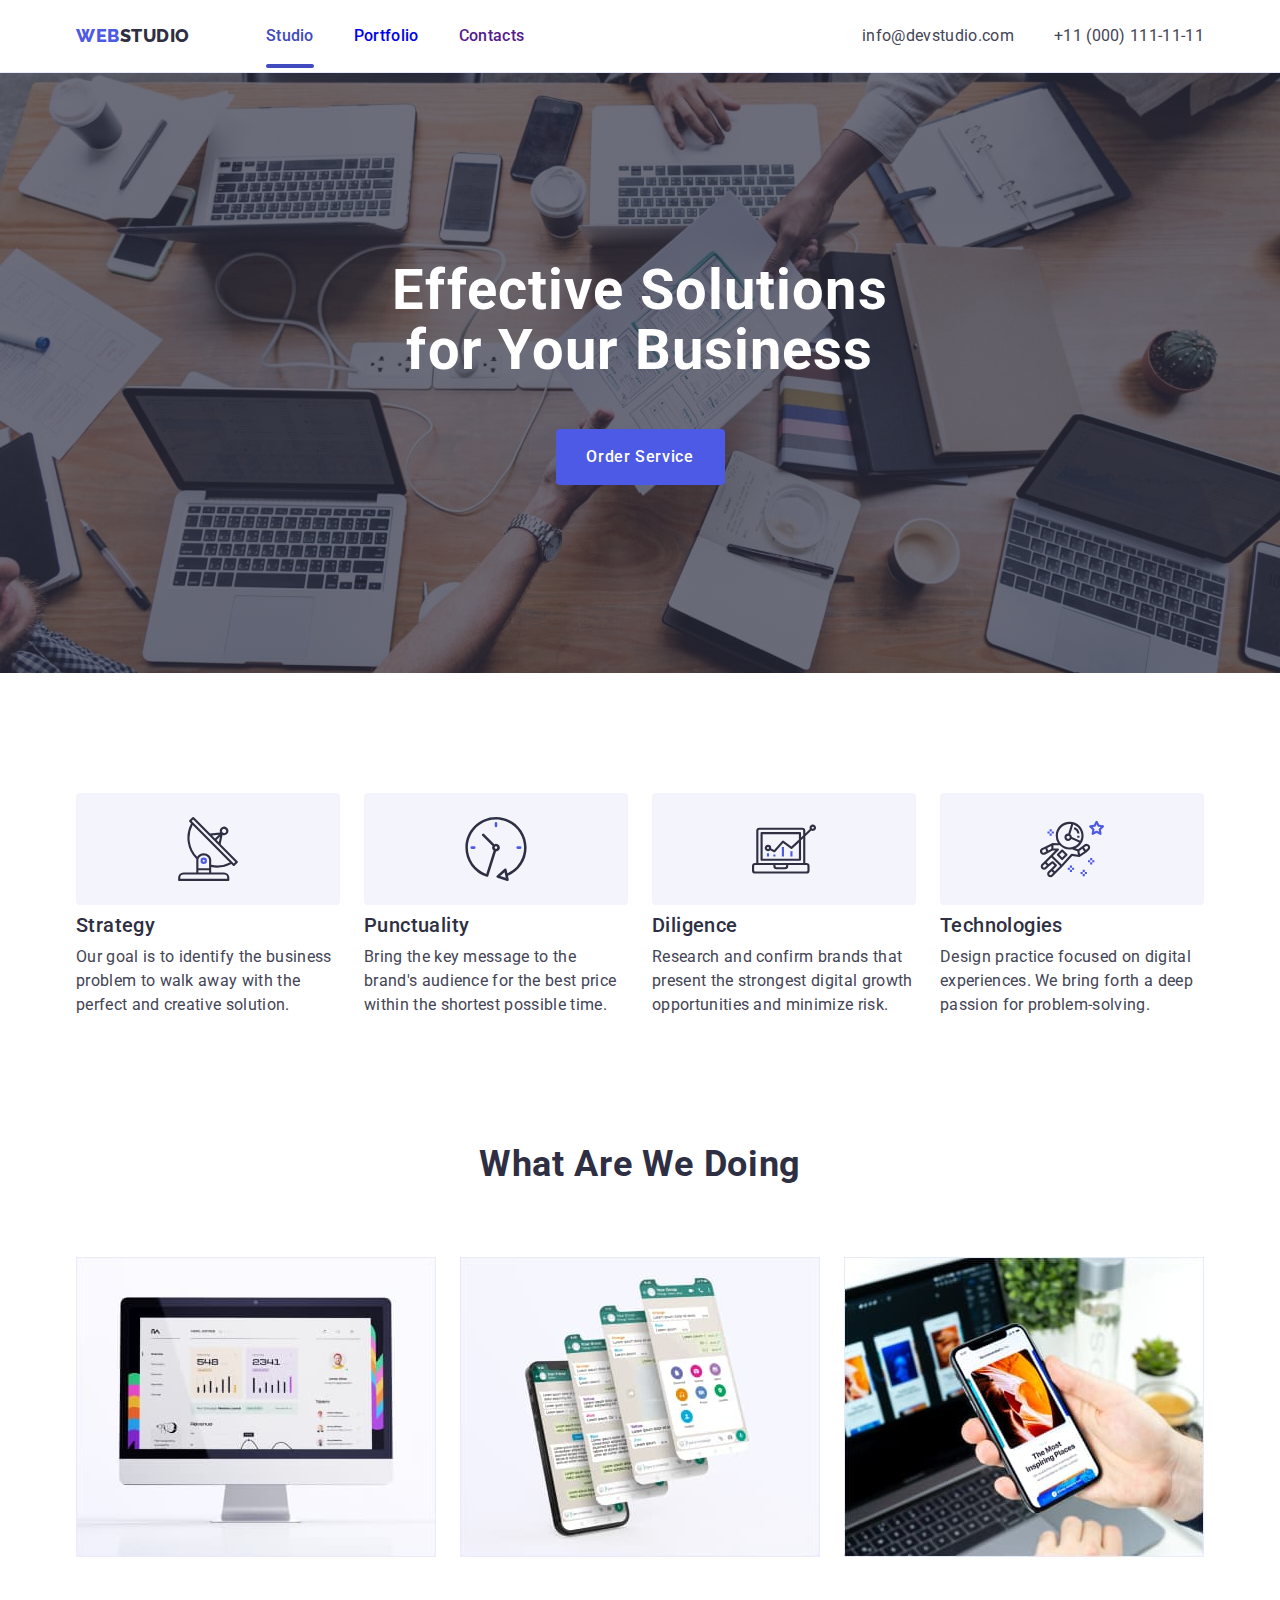
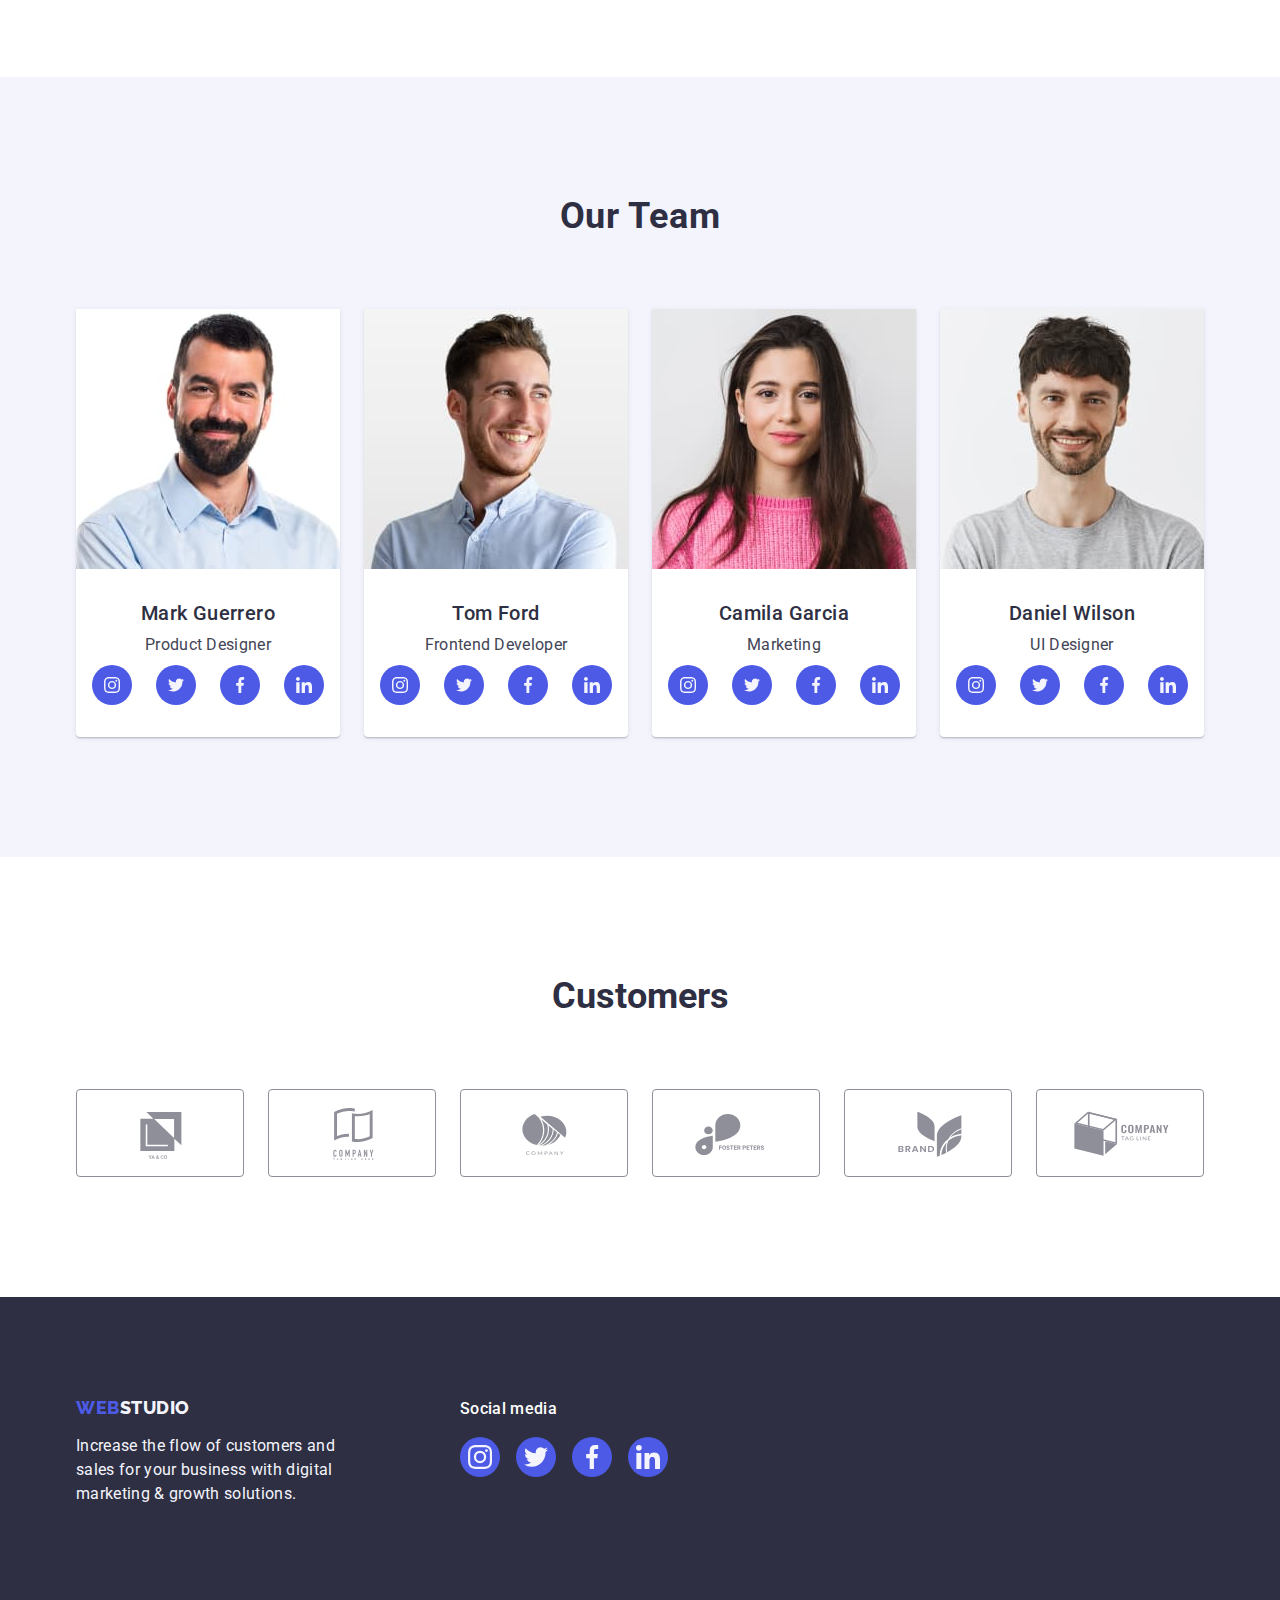
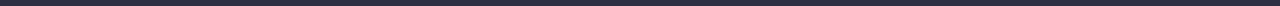
<file: index.html>
<!DOCTYPE html>
<html lang="en">
  <head>
    <meta charset="UTF-8" />
    <meta http-equiv="X-UA-Compatible" content="IE=edge" />
    <meta name="viewport" content="width=device-width, initial-scale=1.0" />
    <title>WebStudio</title>

    <!-- Fonts -->

    <link rel="preconnect" href="https://fonts.googleapis.com" />
    <link rel="preconnect" href="https://fonts.gstatic.com" crossorigin />
    <link
      href="https://fonts.googleapis.com/css2?family=Raleway:wght@800&family=Roboto:wght@400;500;700;900&display=swap"
      rel="stylesheet"
    />
    <link
      rel="stylesheet"
      href="https://cdn.jsdelivr.net/npm/modern-normalize@1.1.0/modern-normalize.min.css"
    />
    <link rel="stylesheet" href="./css/styles.css" />
  </head>
  <body>
    <header class="page-header link">
      <!-- Navigation -->
      <div class="container container-flex">
        <nav class="navigation">
          <a href="./index.html" class="logo link"
            >Web <span class="black-logo link">Studio</span></a
          >
          <ul class="site-nav list">
            <li class="item">
              <a class="header-link border-studio link" href="./index.html"
                >Studio</a
              >
            </li>
            <li class="item">
              <a class="header-link link" href="./portfolio.html">Portfolio</a>
            </li>
            <li class="item">
              <a class="header-link link" href="">Contacts</a>
            </li>
          </ul>
        </nav>

        <!-- contacts -->

        <address class="header-adress">
          <ul class="header-list list">
            <li>
              <a class="contacts link" href="mailto:info@devstudio.com"
                >info@devstudio.com</a
              >
            </li>
            <li>
              <a class="contacts link" href="tel:+110001111111"
                >+11 (000) 111-11-11</a
              >
            </li>
          </ul>
        </address>
      </div>
    </header>
    <main>
      <!-- section 1 -->
      <section class="first-section">
        <div class="container">
          <h1 class="title">Effective Solutions for Your Business</h1>
          <button type="button" class="btn" data-modal-open>
            Order Service
          </button>
        </div>
      </section>
      <!-- section 2 -->
      <section class="second-section">
        <div class="container">
          <h2 class="title-hidden" hidden>features</h2>
          <ul class="second-list list">
            <li class="second-item">
              <div class="advantages-logo">
                <svg class="advantages-icon" width="64" height="64">
                  <use href="./images/icon.svg#antenna"></use>
                </svg>
              </div>
              <h3 class="title-page">Strategy</h3>
              <p class="info-text">
                Our goal is to identify the business problem to walk away with
                the perfect and creative solution.
              </p>
            </li>
            <li class="second-item">
              <div class="advantages-logo">
                <svg class="advantages-icon" width="64" height="64">
                  <use href="./images/icon.svg#clock"></use>
                </svg>
              </div>
              <h3 class="title-page">Punctuality</h3>
              <p class="info-text">
                Bring the key message to the brand's audience for the best price
                within the shortest possible time.
              </p>
            </li>
            <li class="second-item">
              <div class="advantages-logo">
                <svg class="advantages-icon" width="64" height="64">
                  <use href="./images/icon.svg#diagram"></use>
                </svg>
              </div>
              <h3 class="title-page">Diligence</h3>
              <p class="info-text">
                Research and confirm brands that present the strongest digital
                growth opportunities and minimize risk.
              </p>
            </li>
            <li class="second-item">
              <div class="advantages-logo">
                <svg class="advantages-icon" width="64" height="64">
                  <use href="./images/icon.svg#astronaut"></use>
                </svg>
              </div>
              <h3 class="title-page">Technologies</h3>
              <p class="info-text">
                Design practice focused on digital experiences. We bring forth a
                deep passion for problem-solving.
              </p>
            </li>
          </ul>
        </div>
      </section>
      <!-- section 3 -->
      <section class="section-three">
        <div class="container">
          <h2 class="title-header">What are we doing</h2>
          <ul class="third-list list">
            <li class="third-item">
              <img
                src="./images/studio/image-1.jpg"
                alt="image iMAC"
                width="360"
                height="300"
              />
            </li>
            <li class="third-item">
              <img
                src="./images/studio/image-2.jpg"
                alt="image iphone"
                width="360"
                height="300"
              />
            </li>
            <li class="third-item">
              <img
                src="./images/studio/image-3.jpg"
                alt="image iphone and macbook"
                width="360"
                height="300"
              />
            </li>
          </ul>
        </div>
      </section>
      <!-- section 4 -->
      <section class="team">
        <div class="container">
          <h2 class="team-title">Our Team</h2>
          <ul class="list-team list">
            <li class="section-img">
              <img
                src="./images/studio/img-1.jpg"
                alt="Mark Guerrero"
                width="264"
                height="260"
              />
              <div class="team-info">
                <h3 class="title-page">Mark Guerrero</h3>
                <p class="info-text">Product Designer</p>
                <ul class="socials list">
                  <li class="socials-item">
                    <a
                      class="socials-link link"
                      href="https://www.instagram.com/"
                      target="_blank"
                      rel="noopener norefferer"
                      aria-label="Instagram icon"
                    >
                      <svg class="socials-icon" width="16" height="16">
                        <use href="./images/icon.svg#instagram"></use>
                      </svg>
                    </a>
                  </li>
                  <li class="socials-item">
                    <a
                      class="socials-link link"
                      href="https://twitter.com/"
                      target="_blank"
                      rel="noopener norefferer"
                      aria-label="Twitter icon"
                    >
                      <svg class="socials-icon" width="16" height="16">
                        <use href="./images/icon.svg#twitter"></use>
                      </svg>
                    </a>
                  </li>
                  <li class="socials-item">
                    <a
                      class="socials-link link"
                      href="https://facebook.com"
                      target="_blank"
                      rel="noopener norefferer"
                      aria-label="Facebook icon"
                    >
                      <svg class="socials-icon" width="16" height="16">
                        <use href="./images/icon.svg#facebook"></use>
                      </svg>
                    </a>
                  </li>
                  <li class="socials-item">
                    <a
                      class="socials-link link"
                      href="https://www.linkedin.com/"
                      target="_blank"
                      rel="noopener norefferer"
                      aria-label="Linkedin icon"
                    >
                      <svg class="socials-icon" width="16" height="16">
                        <use href="./images/icon.svg#linkedin"></use>
                      </svg>
                    </a>
                  </li>
                </ul>
              </div>
            </li>
            <li class="section-img">
              <img
                src="./images/studio/img-2.jpg"
                alt="Tom Ford"
                width="264"
                height="260"
              />
              <div class="team-info">
                <h3 class="title-page">Tom Ford</h3>
                <p class="info-text">Frontend Developer</p>
                <ul class="socials list">
                  <li class="socials-item">
                    <a
                      class="socials-link link"
                      href="https://www.instagram.com/"
                      target="_blank"
                      rel="noopener norefferer"
                      aria-label="Instagram icon"
                    >
                      <svg class="socials-icon" width="16" height="16">
                        <use href="./images/icon.svg#instagram"></use>
                      </svg>
                    </a>
                  </li>
                  <li class="socials-item">
                    <a
                      class="socials-link link"
                      href="https://twitter.com/"
                      target="_blank"
                      rel="noopener norefferer"
                      aria-label="Twitter icon"
                    >
                      <svg class="socials-icon" width="16" height="16">
                        <use href="./images/icon.svg#twitter"></use>
                      </svg>
                    </a>
                  </li>
                  <li class="socials-item">
                    <a
                      class="socials-link link"
                      href="https://facebook.com"
                      target="_blank"
                      rel="noopener norefferer"
                      aria-label="Facebook icon"
                    >
                      <svg class="socials-icon" width="16" height="16">
                        <use href="./images/icon.svg#facebook"></use>
                      </svg>
                    </a>
                  </li>
                  <li class="socials-item">
                    <a
                      class="socials-link link"
                      href="https://www.linkedin.com/"
                      target="_blank"
                      rel="noopener norefferer"
                      aria-label="Linkedin icon"
                    >
                      <svg class="socials-icon" width="16" height="16">
                        <use href="./images/icon.svg#linkedin"></use>
                      </svg>
                    </a>
                  </li>
                </ul>
              </div>
            </li>
            <li class="section-img">
              <img
                src="./images/studio/img-3.jpg"
                alt="Camila Garcia"
                width="264"
                height="260"
              />
              <div class="team-info">
                <h3 class="title-page">Camila Garcia</h3>
                <p class="info-text">Marketing</p>
                <ul class="socials list">
                  <li class="socials-item">
                    <a
                      class="socials-link link"
                      href="https://www.instagram.com/"
                      target="_blank"
                      rel="noopener norefferer"
                      aria-label="Instagram icon"
                    >
                      <svg class="socials-icon" width="16" height="16">
                        <use href="./images/icon.svg#instagram"></use>
                      </svg>
                    </a>
                  </li>
                  <li class="socials-item">
                    <a
                      class="socials-link link"
                      href="https://twitter.com/"
                      target="_blank"
                      rel="noopener norefferer"
                      aria-label="Twitter icon"
                    >
                      <svg class="socials-icon" width="16" height="16">
                        <use href="./images/icon.svg#twitter"></use>
                      </svg>
                    </a>
                  </li>
                  <li class="socials-item">
                    <a
                      class="socials-link link"
                      href="https://facebook.com"
                      target="_blank"
                      rel="noopener norefferer"
                      aria-label="Facebook icon"
                    >
                      <svg class="socials-icon" width="16" height="16">
                        <use href="./images/icon.svg#facebook"></use>
                      </svg>
                    </a>
                  </li>
                  <li class="socials-item">
                    <a
                      class="socials-link link"
                      href="https://www.linkedin.com/"
                      target="_blank"
                      rel="noopener norefferer"
                      aria-label="Linkedin icon"
                    >
                      <svg class="socials-icon" width="16" height="16">
                        <use href="./images/icon.svg#linkedin"></use>
                      </svg>
                    </a>
                  </li>
                </ul>
              </div>
            </li>
            <li class="section-img">
              <img
                src="./images/studio/img-4.jpg"
                alt="Daniel Wilson"
                width="264"
                height="260"
              />
              <div class="team-info">
                <h3 class="title-page">Daniel Wilson</h3>
                <p class="info-text">UI Designer</p>
                <ul class="socials list">
                  <li class="socials-item">
                    <a
                      class="socials-link link"
                      href="https://www.instagram.com/"
                      target="_blank"
                      rel="noopener norefferer"
                      aria-label="Instagram icon"
                    >
                      <svg class="socials-icon" width="16" height="16">
                        <use href="./images/icon.svg#instagram"></use>
                      </svg>
                    </a>
                  </li>
                  <li class="socials-item">
                    <a
                      class="socials-link link"
                      href="https://twitter.com/"
                      target="_blank"
                      rel="noopener norefferer"
                      aria-label="Twitter icon"
                    >
                      <svg class="socials-icon" width="16" height="16">
                        <use href="./images/icon.svg#twitter"></use>
                      </svg>
                    </a>
                  </li>
                  <li class="socials-item">
                    <a
                      class="socials-link link"
                      href="https://facebook.com"
                      target="_blank"
                      rel="noopener norefferer"
                      aria-label="Facebook icon"
                    >
                      <svg class="socials-icon" width="16" height="16">
                        <use href="./images/icon.svg#facebook"></use>
                      </svg>
                    </a>
                  </li>
                  <li class="socials-item">
                    <a
                      class="socials-link link"
                      href="https://www.linkedin.com/"
                      target="_blank"
                      rel="noopener norefferer"
                      aria-label="Linkedin icon"
                    >
                      <svg class="socials-icon" width="16" height="16">
                        <use href="./images/icon.svg#linkedin"></use>
                      </svg>
                    </a>
                  </li>
                </ul>
              </div>
            </li>
          </ul>
        </div>
      </section>
      <!-- Section 5 -->
      <section class="customers">
        <div class="container">
          <h2 class="customers-title">Customers</h2>
          <ul class="customers-list list">
            <li class="customers-item">
              <a class="customers-link link" href="">
                <svg class="customers-icon" width="104" height="56">
                  <use href="./images/icon.svg#yaco"></use>
                </svg>
              </a>
            </li>
            <li class="customers-item">
              <a class="customers-link link" href="">
                <svg class="customers-icon" width="104" height="56">
                  <use href="./images/icon.svg#tagline"></use>
                </svg>
              </a>
            </li>
            <li class="customers-item">
              <a class="customers-link link" href="">
                <svg class="customers-icon" width="104" height="56">
                  <use href="./images/icon.svg#company"></use>
                </svg>
              </a>
            </li>
            <li class="customers-item">
              <a class="customers-link link" href="">
                <svg class="customers-icon" width="104" height="56">
                  <use href="./images/icon.svg#foster"></use>
                </svg>
              </a>
            </li>
            <li class="customers-item">
              <a class="customers-link link" href="">
                <svg class="customers-icon" width="104" height="56">
                  <use href="./images/icon.svg#brand"></use>
                </svg>
              </a>
            </li>
            <li class="customers-item">
              <a class="customers-link link" href="">
                <svg class="customers-icon" width="104" height="56">
                  <use href="./images/icon.svg#companytagline"></use>
                </svg>
              </a>
            </li>
          </ul>
        </div>
      </section>
    </main>
    <footer class="footer">
      <div class="footer-networks container">
        <div class="footer-container">
          <a href="./index.html" class="footer-logo link"
            >Web<span class="white-logo link">Studio</span></a
          >
          <p class="footer-text">
            Increase the flow of customers and sales for your business with
            digital marketing & growth solutions.
          </p>
        </div>
        <div>
          <p class="footer-subtitle">Social media</p>
          <ul class="networks-list list">
            <li class="networks-item">
              <a class="networks-link link" href="">
                <svg class="networks-icons" width="24" height="24">
                  <use href="./images/icon.svg#instagram"></use>
                </svg>
              </a>
            </li>
            <li class="networks-item">
              <a class="networks-link link" href="">
                <svg class="networks-icons" width="24" height="24">
                  <use href="./images/icon.svg#twitter"></use>
                </svg>
              </a>
            </li>
            <li class="networks-item">
              <a class="networks-link link" href="">
                <svg class="networks-icons" width="24" height="24">
                  <use href="./images/icon.svg#facebook"></use>
                </svg>
              </a>
            </li>
            <li class="networks-item">
              <a class="networks-link link" href="">
                <svg class="networks-icons" width="24" height="24">
                  <use href="./images/icon.svg#linkedin"></use>
                </svg>
              </a>
            </li>
          </ul>
        </div>
      </div>
    </footer>
    <!-- Modal window -->
    <div class="backdrop is-hidden" data-modal>
      <div class="modal">
        <button class="modal-btn" type="button" data-modal-close>
          <svg class="modal-icon" width="8" height="8">
            <use href="./images/icon.svg#icon-close-black-18dp-2-1"></use>
          </svg>
        </button>
      </div>
    </div>
    <script src="./js/modal.js"></script>
  </body>
</html>
</file>
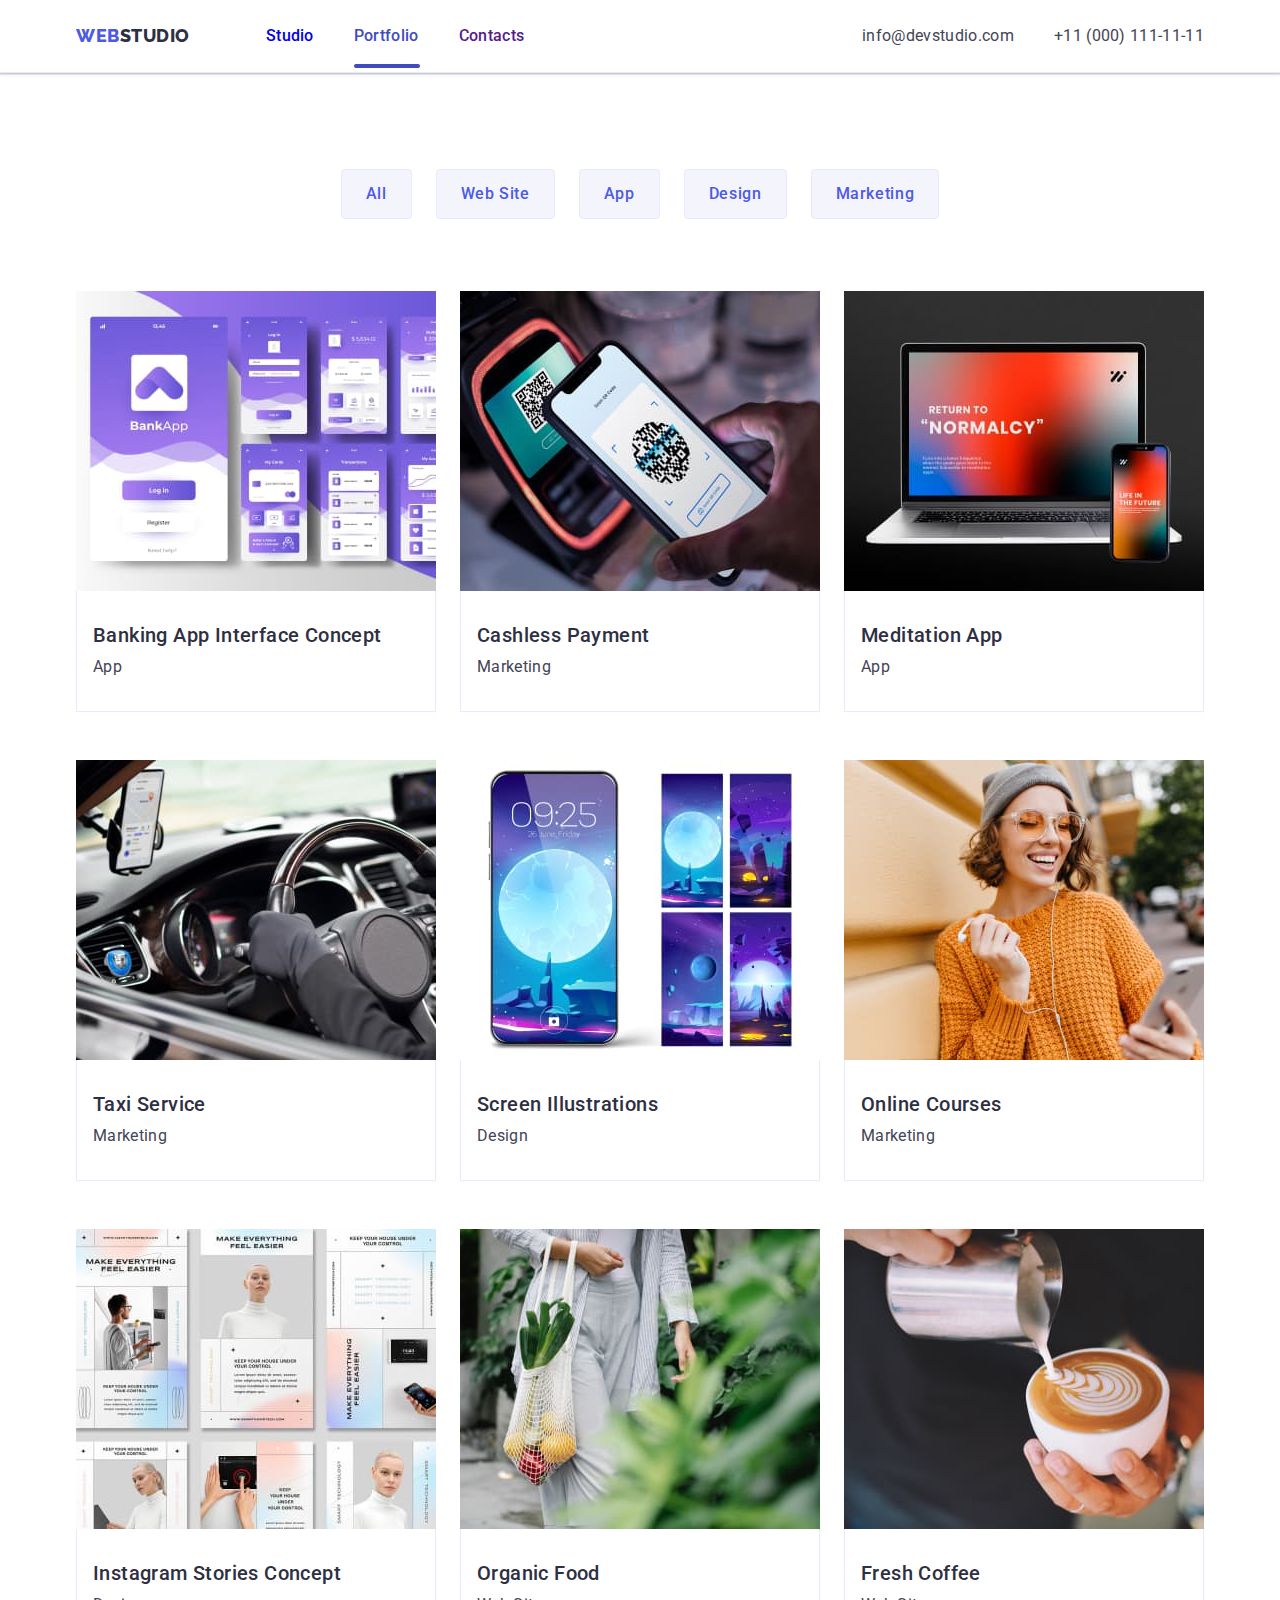
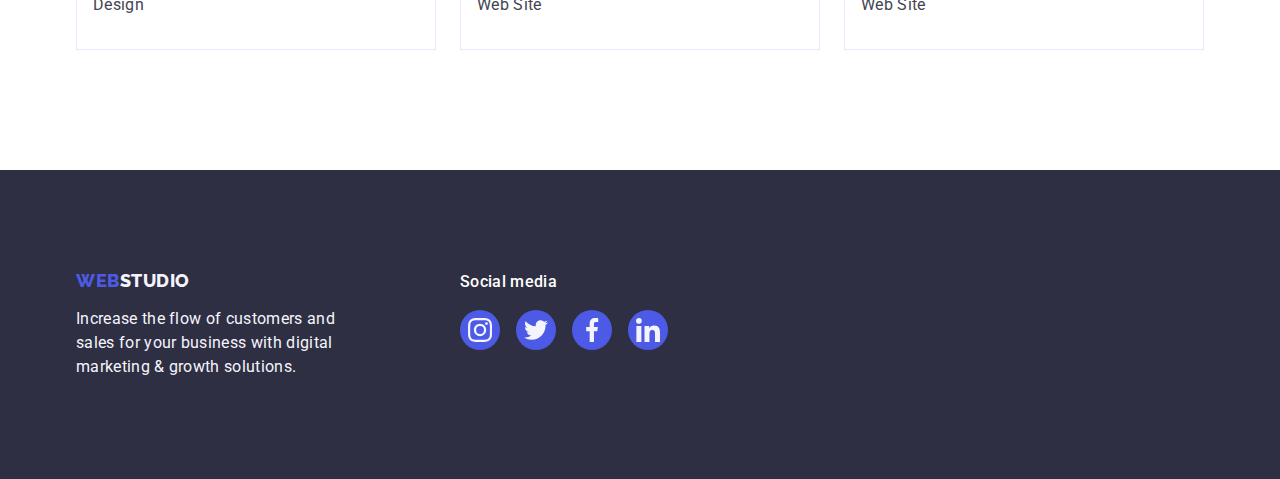
<file: portfolio.html>
<!DOCTYPE html>
<html lang="en">
  <head>
    <meta charset="UTF-8" />
    <meta http-equiv="X-UA-Compatible" content="IE=edge" />
    <meta name="viewport" content="width=device-width, initial-scale=1.0" />
    <title>WebStudio</title>

    <!-- Fonts -->

    <link rel="preconnect" href="https://fonts.googleapis.com" />
    <link rel="preconnect" href="https://fonts.gstatic.com" crossorigin />
    <link
      href="https://fonts.googleapis.com/css2?family=Raleway:wght@800&family=Roboto:wght@400;500;700;900&display=swap"
      rel="stylesheet"
    />
    <link
      rel="stylesheet"
      href="https://cdn.jsdelivr.net/npm/modern-normalize@1.1.0/modern-normalize.min.css"
    />
    <link rel="stylesheet" href="./css/styles.css" />
  </head>
  <body>
    <header class="page-header link">
      <!-- Navigation -->
      <div class="container container-flex">
        <nav class="navigation">
          <a href="./index.html" class="logo link"
            >Web <span class="black-logo link">Studio</span></a
          >
          <ul class="site-nav list">
            <li class="item">
              <a class="header-link link" href="./index.html">Studio</a>
            </li>
            <li class="item">
              <a
                class="header-link border-portfolio link"
                href="./portfolio.html"
                >Portfolio</a
              >
            </li>
            <li class="item">
              <a class="header-link link" href="">Contacts</a>
            </li>
          </ul>
        </nav>

        <!-- contacts -->

        <address class="header-adress">
          <ul class="header-list list">
            <li>
              <a class="contacts link" href="mailto:info@devstudio.com"
                >info@devstudio.com</a
              >
            </li>
            <li>
              <a class="contacts link" href="tel:+110001111111"
                >+11 (000) 111-11-11</a
              >
            </li>
          </ul>
        </address>
      </div>
    </header>
    <main>
      <!-- Section 1 -->
      <section class="main-section">
        <div class="container section-container">
          <h1 hidden>features</h1>
          <!--btn -->
          <ul class="first-list list">
            <li><button class="site-btn" type="button">All</button></li>
            <li><button class="site-btn" type="button">Web Site</button></li>
            <li><button class="site-btn" type="button">App</button></li>
            <li><button class="site-btn" type="button">Design</button></li>
            <li><button class="site-btn" type="button">Marketing</button></li>
          </ul>

          <ul class="section-list list">
            <li class="section-item">
              <a class="app-link overlay-link link" href="">
                <div class="overlay">
                  <img
                    src="./images/portfolio/banking.jpg"
                    alt="Banking App Interface Concept"
                    width="360"
                    height="300"
                  />

                  <p class="overlay-text">
                    14 Stylish and User-Friendly App Design Concepts · Task
                    Manager App · Calorie Tracker App · Exotic Fruit Ecommerce
                    App · Cloud Storage App
                  </p>
                </div>

                <div class="section-link">
                  <h2 class="portfolio-card">Banking App Interface Concept</h2>
                  <p class="portfolio-info">App</p>
                </div>
              </a>
            </li>
            <li class="section-item">
              <a class="app-link overlay-link link" href="">
                <div class="overlay">
                  <img
                    src="./images/portfolio/cashless.jpg"
                    alt="Cashless Payment"
                    width="360"
                    height="300"
                  />
                  <p class="overlay-text">
                    14 Stylish and User-Friendly App Design Concepts · Task
                    Manager App · Calorie Tracker App · Exotic Fruit Ecommerce
                    App · Cloud Storage App
                  </p>
                </div>
                <div class="section-link">
                  <h2 class="portfolio-card">Cashless Payment</h2>
                  <p class="portfolio-info">Marketing</p>
                </div>
              </a>
            </li>
            <li class="section-item">
              <a class="app-link overlay-link link" href="">
                <div class="overlay">
                  <img
                    src="./images/portfolio/mediation.jpg"
                    alt="Meditation App"
                    width="360"
                    height="300"
                  />
                  <p class="overlay-text">
                    14 Stylish and User-Friendly App Design Concepts · Task
                    Manager App · Calorie Tracker App · Exotic Fruit Ecommerce
                    App · Cloud Storage App
                  </p>
                </div>
                <div class="section-link">
                  <h2 class="portfolio-card">Meditation App</h2>
                  <p class="portfolio-info">App</p>
                </div>
              </a>
            </li>
            <li class="section-item">
              <a class="app-link overlay-link link" href="">
                <div class="overlay">
                  <img
                    src="./images/portfolio/taxi.jpg"
                    alt="Taxi Service"
                    width="360"
                    height="300"
                  />
                  <p class="overlay-text">
                    14 Stylish and User-Friendly App Design Concepts · Task
                    Manager App · Calorie Tracker App · Exotic Fruit Ecommerce
                    App · Cloud Storage App
                  </p>
                </div>
                <div class="section-link">
                  <h2 class="portfolio-card">Taxi Service</h2>
                  <p class="portfolio-info">Marketing</p>
                </div>
              </a>
            </li>
            <li class="section-item">
              <a class="app-link overlay-link link" href="">
                <div class="overlay">
                  <img
                    src="./images/portfolio/screen.jpg"
                    alt="Screen Illustrations"
                    width="360"
                    height="300"
                  />
                  <p class="overlay-text">
                    14 Stylish and User-Friendly App Design Concepts · Task
                    Manager App · Calorie Tracker App · Exotic Fruit Ecommerce
                    App · Cloud Storage App
                  </p>
                </div>
                <div class="section-link">
                  <h2 class="portfolio-card">Screen Illustrations</h2>
                  <p class="portfolio-info">Design</p>
                </div>
              </a>
            </li>
            <li class="section-item">
              <a class="app-link overlay-link link" href="">
                <div class="overlay">
                  <img
                    src="./images/portfolio/online.jpg"
                    alt="Online Courses"
                    width="360"
                    height="300"
                  />
                  <p class="overlay-text">
                    14 Stylish and User-Friendly App Design Concepts · Task
                    Manager App · Calorie Tracker App · Exotic Fruit Ecommerce
                    App · Cloud Storage App
                  </p>
                </div>
                <div class="section-link">
                  <h2 class="portfolio-card">Online Courses</h2>
                  <p class="portfolio-info">Marketing</p>
                </div>
              </a>
            </li>
            <li class="section-item">
              <a class="app-link overlay-link link" href="">
                <div class="overlay">
                  <img
                    src="./images/portfolio/instagram.jpg"
                    alt="Instagram Stories Concept"
                    width="360"
                    height="300"
                  />
                  <p class="overlay-text">
                    14 Stylish and User-Friendly App Design Concepts · Task
                    Manager App · Calorie Tracker App · Exotic Fruit Ecommerce
                    App · Cloud Storage App
                  </p>
                </div>
                <div class="section-link">
                  <h2 class="portfolio-card">Instagram Stories Concept</h2>
                  <p class="portfolio-info">Design</p>
                </div>
              </a>
            </li>
            <li class="section-item">
              <a class="app-link overlay-link link" href="">
                <div class="overlay">
                  <img
                    src="./images/portfolio/organic.jpg"
                    alt="Organic Food"
                    width="360"
                    height="300"
                  />
                  <p class="overlay-text">
                    14 Stylish and User-Friendly App Design Concepts · Task
                    Manager App · Calorie Tracker App · Exotic Fruit Ecommerce
                    App · Cloud Storage App
                  </p>
                </div>
                <div class="section-link">
                  <h2 class="portfolio-card">Organic Food</h2>
                  <p class="portfolio-info">Web Site</p>
                </div>
              </a>
            </li>
            <li class="section-item">
              <a class="app-link overlay-link link" href="">
                <div class="overlay">
                  <img
                    src="./images/portfolio/fresh.jpg"
                    alt="Fresh Coffee"
                    width="360"
                    height="300"
                  />
                  <p class="overlay-text">
                    14 Stylish and User-Friendly App Design Concepts · Task
                    Manager App · Calorie Tracker App · Exotic Fruit Ecommerce
                    App · Cloud Storage App
                  </p>
                </div>
                <div class="section-link">
                  <h2 class="portfolio-card">Fresh Coffee</h2>
                  <p class="portfolio-info">Web Site</p>
                </div>
              </a>
            </li>
          </ul>
        </div>
      </section>
    </main>
    <footer class="footer">
      <div class="footer-networks container">
        <div class="footer-container">
          <a href="./index.html" class="footer-logo link"
            >Web<span class="white-logo link">Studio</span></a
          >

          <p class="footer-text">
            Increase the flow of customers and sales for your business with
            digital marketing & growth solutions.
          </p>
        </div>
        <div>
          <p class="footer-subtitle">Social media</p>
          <ul class="networks-list list">
            <li class="networks-item">
              <a class="networks-link link" href="">
                <svg class="networks-icons" width="24" height="24">
                  <use href="./images/icon.svg#instagram"></use>
                </svg>
              </a>
            </li>
            <li class="networks-item">
              <a class="networks-link link" href="">
                <svg class="networks-icons" width="24" height="24">
                  <use href="./images/icon.svg#twitter"></use>
                </svg>
              </a>
            </li>
            <li class="networks-item">
              <a class="networks-link link" href="">
                <svg class="networks-icons" width="24" height="24">
                  <use href="./images/icon.svg#facebook"></use>
                </svg>
              </a>
            </li>
            <li class="networks-item">
              <a class="networks-link link" href="">
                <svg class="networks-icons" width="24" height="24">
                  <use href="./images/icon.svg#linkedin"></use>
                </svg>
              </a>
            </li>
          </ul>
        </div>
      </div>
    </footer>
  </body>
</html>
</file>
<file: css/styles.css>
body {
  font-family: Roboto, sans-serif;
  color: #434455;
  background-color: #ffffff;
  font-size: 16px;
}
:root {
  --color-iris: #4d5ae5;
  --color-ocean: #404bbf;
  --color-navy-blue: #2e2f42;
  --color-green: #31d0aa;
  --color-slate: #434455;
  --color-light-slate: #8e8f99;
  --color-cornflower: #e7e9fc;
  --color-cloud: #f4f4fd;
  --color-navy-blue-modal: #2e2f42;
  --color-grey: #2e2f42;
  --color-white: #ffffff;
  --color-dairy: #fcfcfc;
  --modal-idx: 100;
}
/* reset start */
h1,
h2,
h3,
h4,
h5,
h6,
p {
  margin: 0;
}

.link {
  text-decoration: none;
}
.list {
  list-style: none;
  padding: 0;
  margin: 0;
}
button {
  font-family: inherit;
  cursor: pointer;
}
img {
  display: block;
  max-width: 100%;
  height: auto;
}
/* reset end */

.container {
  width: 1158px;
  align-items: center;
  padding-left: 15px;
  padding-right: 15px;
  margin-left: auto;
  margin-right: auto;
}
.container-flex {
  display: flex;
  text-align: center;
}

/* header  */
.navigation {
  display: flex;
  align-items: center;
}

.page-header {
  border-bottom: 1px solid #e7e9fc;
  margin: 0;
  box-shadow: 0px 2px 1px rgba(46, 47, 66, 0.08),
    0px 1px 1px rgba(46, 47, 66, 0.16), 0px 1px 6px rgba(46, 47, 66, 0.08);
}
.logo {
  margin-right: 76px;
  font-family: Raleway, sans-serif;
  font-weight: 800;
  font-size: 18px;
  line-height: 1.17;
  display: flex;
  align-items: center;
  letter-spacing: 0.03em;
  text-transform: uppercase;
  text-decoration: none;
  color: var(--color-iris);
}
.black-logo {
  font-family: Raleway, sans-serif;
  font-style: normal;
  font-weight: 800;
  font-size: 18px;
  line-height: 1.17;
  display: flex;
  align-items: center;
  letter-spacing: 0.03em;
  text-transform: uppercase;
  color: var(--color-navy-blue);
}

.site-nav {
  display: flex;
  gap: 40px;
  padding: 0;
}

.item {
}
.item::after,
.item::before {
}
.item::after {
}
.item:hover,
.item:focus {
}
/* .site-nav .item {
  display: flex;
  margin-right: 40px;
}
.site-nav .item:last-child {
  margin-right: 0;
} */

/* .site-nav .item:not(:last-child) {
  margin-right: 40px;
} */

.header-item {
}
.header-link {
  display: block;
  font-weight: 500;
  font-size: 16px;
  line-height: 1.5;
  letter-spacing: 0.02em;
  padding: 24px 0;
  transition: color 250ms cubic-bezier(0.4, 0, 0.2, 1);
}

.header-link:hover,
.header-link:focus {
  color: var(--color-ocean);
}
.border-studio {
  position: relative;
  color: var(--color-ocean);
}
.border-studio::after {
  position: absolute;
  content: "";
  display: block;
  width: 48px;
  height: 4px;
  left: 0px;
  top: 44px;
  background-color: var(--color-ocean);
  border-radius: 2px;
  margin-top: 20px;
}
.border-portfolio {
  position: relative;
  color: var(--color-ocean);
}
.border-portfolio::after {
  position: absolute;
  content: "";
  display: block;
  width: 66px;
  height: 4px;
  left: 0px;
  top: 44px;
  background-color: var(--color-ocean);
  border-radius: 2px;
  margin-top: 20px;
}
.header-adress {
  font-style: normal;
  text-decoration: none;
  display: flex;
  gap: 40px;
  margin-left: auto;
}
.header-list {
  display: flex;
  padding: 0;
  gap: 40px;
}
.contacts {
  font-size: 16px;
  line-height: 1.5;
  letter-spacing: 0.02em;
  color: var(--color-slate);
  transition: color 250ms cubic-bezier(0.4, 0, 0.2, 1);
}
.contacts:hover,
.contacts:focus {
  color: var(--color-ocean);
}

/* section 1 */
.first-section {
  background-color: var(--color-grey);
  padding: 188px 0;
}
.title {
  font-weight: 700;
  font-size: 56px;
  line-height: 1.07;
  text-align: center;
  letter-spacing: 0.02em;
  color: var(--color-white);
  max-width: 496px;
  margin-left: auto;
  margin-right: auto;
  margin-bottom: 48px;
}
.btn {
  background-color: var(--color-iris);
  font-family: Roboto, sans-serif;
  font-weight: 500;
  font-size: 16px;
  line-height: 1.5;
  letter-spacing: 0.04em;
  color: var(--color-white);
  display: block;
  min-width: 169px;
  height: 56px;
  border: none;
  border-radius: 4px;
  cursor: pointer;
  margin-left: auto;
  margin-right: auto;
  transition: background-color 250ms cubic-bezier(0.4, 0, 0.2, 1);
}
.btn:hover,
.btn:focus {
  background-color: var(--color-ocean);
}

.site-btn {
  font-family: "Roboto", sans-serif;
  font-style: normal;
  font-weight: 500;
  font-size: 16px;
  line-height: 1.5;
  display: flex;
  align-items: center;
  text-align: center;
  letter-spacing: 0.04em;
  color: var(--color-iris);
  border-radius: 4px;
  flex: none;
  order: 1;
  flex-grow: 0;
  background: var(--color-cloud);
  cursor: pointer;
  padding: 12px 24px;
  border: 1px solid var(--color-cornflower);
  transition: color 250ms cubic-bezier(0.4, 0, 0.2, 1),
    background-color 250ms cubic-bezier(0.4, 0, 0.2, 1),
    box-shadow 250ms cubic-bezier(0.4, 0, 0.2, 1);
}
.site-btn:hover,
.site-btn:focus {
  color: var(--color-white);
  background-color: var(--color-ocean);
  border: 1px solid transparent;
  box-shadow: 0px 3px 1px rgba(0, 0, 0, 0.1), 0px 2px 1px rgba(0, 0, 0, 0.08),
    0px 2px 2px rgba(0, 0, 0, 0.12);
}
.app-link {
  display: block;
  transition: color 250ms cubic-bezier(0.4, 0, 0.2, 1),
    background-color 250ms cubic-bezier(0.4, 0, 0.2, 1),
    box-shadow 250ms cubic-bezier(0.4, 0, 0.2, 1);
}
.app-link:hover,
.app-link:focus {
  box-shadow: 0px 1px 6px rgba(46, 47, 66, 0.08),
    0px 1px 1px rgba(46, 47, 66, 0.16), 0px 2px 1px rgba(46, 47, 66, 0.08);
}
/* Team */
.title-header {
  font-weight: 700;
  font-size: 36px;
  line-height: 1.11;
  text-align: center;
  letter-spacing: 0.02em;
  text-transform: capitalize;
  color: var(--color-navy-blue);
  background-color: var(--color-white);
  margin-bottom: 72px;
}
.team-title {
  font-weight: 700;
  font-size: 36px;
  line-height: 1.11;
  text-align: center;
  letter-spacing: 0.02em;
  text-transform: capitalize;
  color: var(--color-navy-blue);
  margin-bottom: 72px;
}
.team {
  background-color: var(--color-cloud);
  color: var(--color-grey);
  padding-top: 120px;
  padding-bottom: 120px;
  max-width: 1440px;
  margin-left: auto;
  margin-right: auto;
}
.team-info {
  padding: 32px 0;
  border-radius: 0px 0px 4px 4px;
}
.list-team {
  display: flex;
  gap: 24px;
  text-align: center;
}
/* Socials icons */
.socials {
  display: flex;
  justify-content: center;
  gap: 24px;
}

/* .socials-item { поки не використовуєм
} */
.socials-link {
  display: flex;
  justify-content: center;
  align-items: center;
  width: 40px;
  height: 40px;
  background-color: var(--color-iris);
  border-radius: 50%;
  transition: background-color 250ms cubic-bezier(0.4, 0, 0.2, 1);
}
.socials-link:hover,
.socials-link:focus {
  background-color: var(--color-ocean);
}

.socials-icon {
  fill: var(--color-cloud);
}

/* main section */
.main-section {
  padding-top: 96px;
  padding-bottom: 120px;
}
.first-list {
  display: flex;
  justify-content: center;
  gap: 24px;
  margin-bottom: 72px;
}
.section-list {
  display: flex;
  flex-wrap: wrap;
  column-gap: 24px;
  row-gap: 48px;
}
.section-item {
  /* width: calc((100%-48px) / 3); */
}
.section-link {
  padding: 32px 16px;
  border: 1px solid #e7e9fc;
  border-top: none;
}
.section-container {
}
/* section 2 */
.second-section {
  padding: 120px 0;
}
.second-list {
  display: flex;
  gap: 24px;
}
.second-item {
  width: calc((100% - 3 * 24px) / 4);
}

.title-hidden {
}
.title-page {
  margin-bottom: 8px;
  font-weight: 500;
  font-size: 20px;
  line-height: 1.2;
  letter-spacing: 0.02em;
  color: var(--color-navy-blue);
}
.portfolio-card {
  margin-bottom: 8px;
  font-weight: 500;
  font-size: 20px;
  line-height: 1.2;
  letter-spacing: 0.02em;
  color: var(--color-navy-blue);
}
.info-text {
  font-size: 16px;
  line-height: 1.5;
  letter-spacing: 0.02em;
  color: var(--color-slate);
  margin-bottom: 8px;
}
.portfolio-info {
  font-size: 16px;
  line-height: 1.5;
  letter-spacing: 0.02em;
  color: var(--color-slate);
}

.advantages-logo {
  display: flex;
  align-items: center;
  justify-content: center;
  height: 112px;
  background-color: #f4f4fd;
  border-radius: 4px;
  margin-bottom: 8px;
}
/* section 3 */
.section-three {
  padding-bottom: 120px;
}
.third-list {
  display: flex;
  gap: 24px;
}
.third-item {
  width: calc((100%-48px) / 3);
}
/* section 4 */

.section-img {
  background-color: #ffffff;
  box-shadow: 0px 1px 6px rgba(46, 47, 66, 0.08),
    0px 1px 1px rgba(46, 47, 66, 0.16), 0px 2px 1px rgba(46, 47, 66, 0.08);
  border-radius: 0px 0px 4px 4px;
  width: calc((100% - 72px) / 4);
}
/* Section 5 */
.customers {
  padding-top: 120px;
  padding-bottom: 120px;
  display: flex;
  text-align: center;
  justify-content: center;
}
.customers-title {
  font-size: 36px;
  line-height: 1.1;
  color: var(--color-grey);
  margin-bottom: 72px;
  margin-left: auto;
  margin-right: auto;
}
.customers-list {
  display: flex;
  gap: 24px;
}
.customers-item {
  width: calc((100% - 120px) / 6);
  height: 88px;
}
.customers-link {
  width: 100%;
  height: 100%;
  border: 1px solid #8e8f99;
  border-radius: 4px;
  display: flex;
  align-items: center;
  justify-content: center;
  color: var(--color-light-slate);
  transition: color 250ms cubic-bezier(0.4, 0, 0.2, 1),
    border-color 250ms cubic-bezier(0.4, 0, 0.2, 1);
}
.customers-link:hover,
.customers-link:focus {
  border-color: #404bbf;
  color: #404bbf;
}
.customers-icon {
  fill: currentColor;
}

/* footer */
.footer {
  background-color: var(--color-navy-blue);
  padding-top: 100px;
  padding-bottom: 100px;
  display: flex;
  max-width: 1440px;
  margin-right: auto;
  margin-left: auto;
}
.footer-logo {
  margin-right: 76px;
  font-family: Raleway, sans-serif;
  font-weight: 800;
  font-size: 18px;
  line-height: 1.17;
  align-items: center;
  letter-spacing: 0.03em;
  text-transform: uppercase;
  text-decoration: none;
  color: var(--color-iris);
  margin-bottom: 16px;
  display: inline-block;
}
.footer-link {
  display: inline-block;
}
.white-logo {
  font-family: "Raleway";
  font-style: normal;
  font-weight: 800;
  font-size: 18px;
  line-height: 1.17x;
  align-items: center;
  letter-spacing: 0.03em;
  text-transform: uppercase;
  color: var(--color-cloud);
  flex-direction: row;
  align-items: center;
  padding: 0px;
  margin: 0;
}
.footer-text {
  font-size: 16px;
  line-height: 1.5;
  letter-spacing: 0.02em;
  color: var(--color-cloud);
  text-decoration: none;
  width: 264px;
}
.main-footer {
  display: flex;
  align-items: baseline;
  margin-right: 120px;
}
.footer-container {
}
.footer-subtitle {
  font-weight: 500;
  font-size: 16px;
  line-height: 1.5;
  letter-spacing: 0.02em;
  color: var(--color-white);
  margin-bottom: 16px;
}
.networks-list {
  display: flex;
  gap: 16px;
}
.networks-item {
  width: 40px;
  height: 40px;
}
.networks-link {
  width: 100%;
  height: 100%;
  background-color: var(--color-iris);
  border-radius: 50%;
  display: flex;
  align-items: center;
  justify-content: center;
  transition: background-color 250ms cubic-bezier(0.4, 0, 0.2, 1);
}
.networks-link:hover,
.networks-link:focus {
  background-color: #31d0aa;
}
.networks-icons {
  fill: var(--color-cloud);
}

.footer-networks {
  display: flex;
  align-items: baseline;
  gap: 120px;
}
/* DZ4 */

.first-section {
  height: 600px;
  max-width: 1440px;
  margin-right: auto;
  margin-left: auto;
  background-image: linear-gradient(
      rgba(46, 47, 66, 0.7),
      rgba(46, 47, 66, 0.7)
    ),
    url("../images/people.jpg");
  background-repeat: no-repeat;
  background-position: center;
  background-size: cover;
}
/* Overlay */
.overlay {
  position: relative;
  overflow: hidden;
}
.overlay-text {
  position: absolute;
  bottom: 0;
  left: 0;
  width: 100%;
  height: 100%;
  overflow: auto;
  transform: translatey(100%);
  transition: transform 250ms cubic-bezier(0.4, 0, 0.2, 1);
  padding: 40px 32px;
  font-size: 16px;
  line-height: 1.5;
  letter-spacing: 0.02em;
  color: var(--color-cloud);
  background-color: var(--color-iris);
}
.overlay-link:hover .overlay-text,
.overlay-link:focus .overlay-text {
  transform: translatey(0);
}
/* Modal styles */
.backdrop {
  position: fixed;
  top: 0;
  left: 0;
  width: 100%;
  height: 100%;
  background: rgba(46, 47, 66, 0.4);
}
.backdrop.is-hidden {
  opacity: 0;
  pointer-events: none;
}
.modal {
  position: absolute;
  top: 50%;
  left: 50%;
  transform: translate(-50%, -50%);

  width: 408px;
  height: 584px;

  background-color: #fcfcfc;
  border-radius: 4px;
  box-shadow: 0px 1px 1px rgba(0, 0, 0, 0.14), 0px 1px 3px rgba(0, 0, 0, 0.12),
    0px 2px 1px rgba(0, 0, 0, 0.2);
}
.modal-btn {
  position: absolute;
  top: 24px;
  right: 24px;
  display: block;
  width: 24px;
  height: 24px;
  border: 1px solid rgba(0, 0, 0, 0.1);
  background: var(--color-cornflower);
  border-radius: 50%;
  transition: background-color 250ms cubic-bezier(0.4, 0, 0.2, 1),
    fill 250ms cubic-bezier(0.4, 0, 0.2, 1);
}
.modal-btn:hover,
.modal-btn:focus {
  background-color: var(--color-ocean);
  fill: var(--color-white);
}
.modal-icon {
}
</file>
